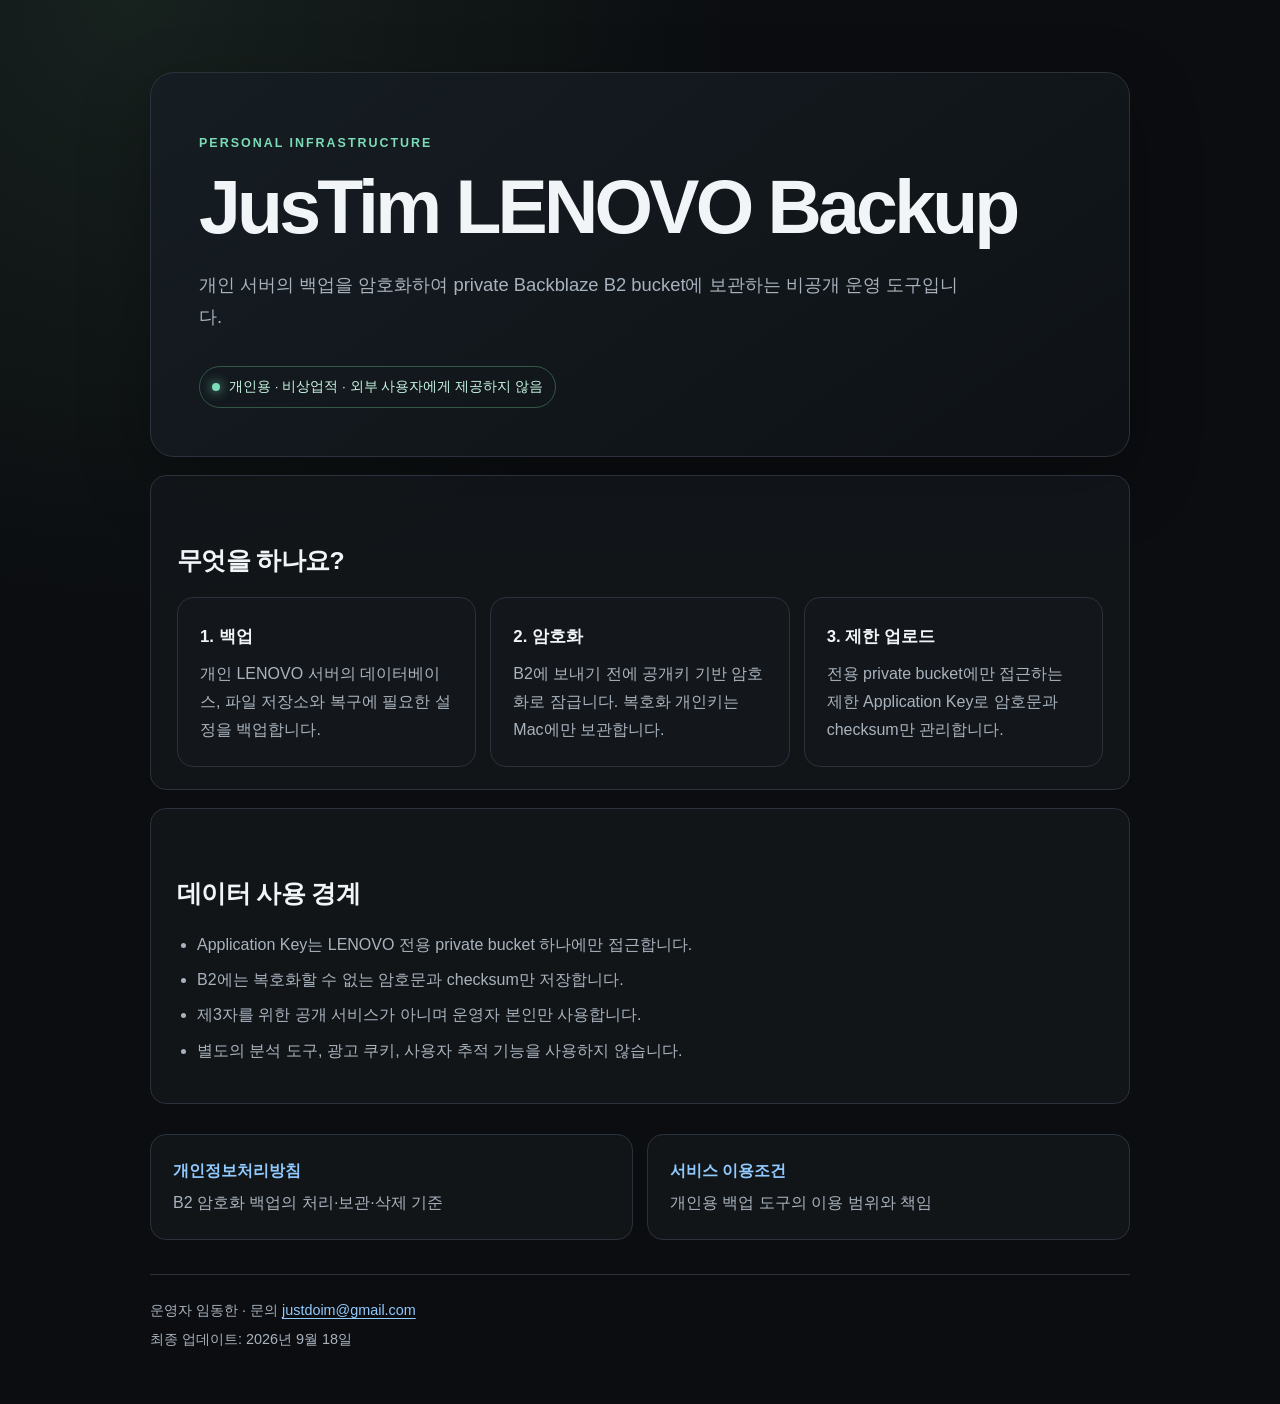
<file: index.html>
<!doctype html>
<html lang="ko">
<head>
  <meta charset="utf-8">
  <meta name="viewport" content="width=device-width, initial-scale=1">
  <meta name="description" content="JusTim LENOVO Backup은 개인 서버 백업을 암호화해 private Backblaze B2 bucket에 저장하는 개인용 도구입니다.">
  <title>JusTim LENOVO Backup</title>
  <link rel="stylesheet" href="assets/style.css">
</head>
<body>
  <main class="shell">
    <header class="hero">
      <p class="eyebrow">PERSONAL INFRASTRUCTURE</p>
      <h1>JusTim LENOVO Backup</h1>
      <p class="lead">개인 서버의 백업을 암호화하여 private Backblaze B2 bucket에 보관하는 비공개 운영 도구입니다.</p>
      <div class="status"><span aria-hidden="true"></span> 개인용 · 비상업적 · 외부 사용자에게 제공하지 않음</div>
    </header>

    <section aria-labelledby="purpose">
      <h2 id="purpose">무엇을 하나요?</h2>
      <div class="grid">
        <article><h3>1. 백업</h3><p>개인 LENOVO 서버의 데이터베이스, 파일 저장소와 복구에 필요한 설정을 백업합니다.</p></article>
        <article><h3>2. 암호화</h3><p>B2에 보내기 전에 공개키 기반 암호화로 잠급니다. 복호화 개인키는 Mac에만 보관합니다.</p></article>
        <article><h3>3. 제한 업로드</h3><p>전용 private bucket에만 접근하는 제한 Application Key로 암호문과 checksum만 관리합니다.</p></article>
      </div>
    </section>

    <section aria-labelledby="boundaries">
      <h2 id="boundaries">데이터 사용 경계</h2>
      <ul class="checks">
        <li>Application Key는 LENOVO 전용 private bucket 하나에만 접근합니다.</li>
        <li>B2에는 복호화할 수 없는 암호문과 checksum만 저장합니다.</li>
        <li>제3자를 위한 공개 서비스가 아니며 운영자 본인만 사용합니다.</li>
        <li>별도의 분석 도구, 광고 쿠키, 사용자 추적 기능을 사용하지 않습니다.</li>
      </ul>
    </section>

    <nav class="cards" aria-label="정책 문서">
      <a href="privacy/"><strong>개인정보처리방침</strong><span>B2 암호화 백업의 처리·보관·삭제 기준</span></a>
      <a href="terms/"><strong>서비스 이용조건</strong><span>개인용 백업 도구의 이용 범위와 책임</span></a>
    </nav>

    <footer>
      <p>운영자 임동한 · 문의 <a href="mailto:justdoim@gmail.com">justdoim@gmail.com</a></p>
      <p>최종 업데이트: 2026년 9월 18일</p>
    </footer>
  </main>
</body>
</html>
</file>
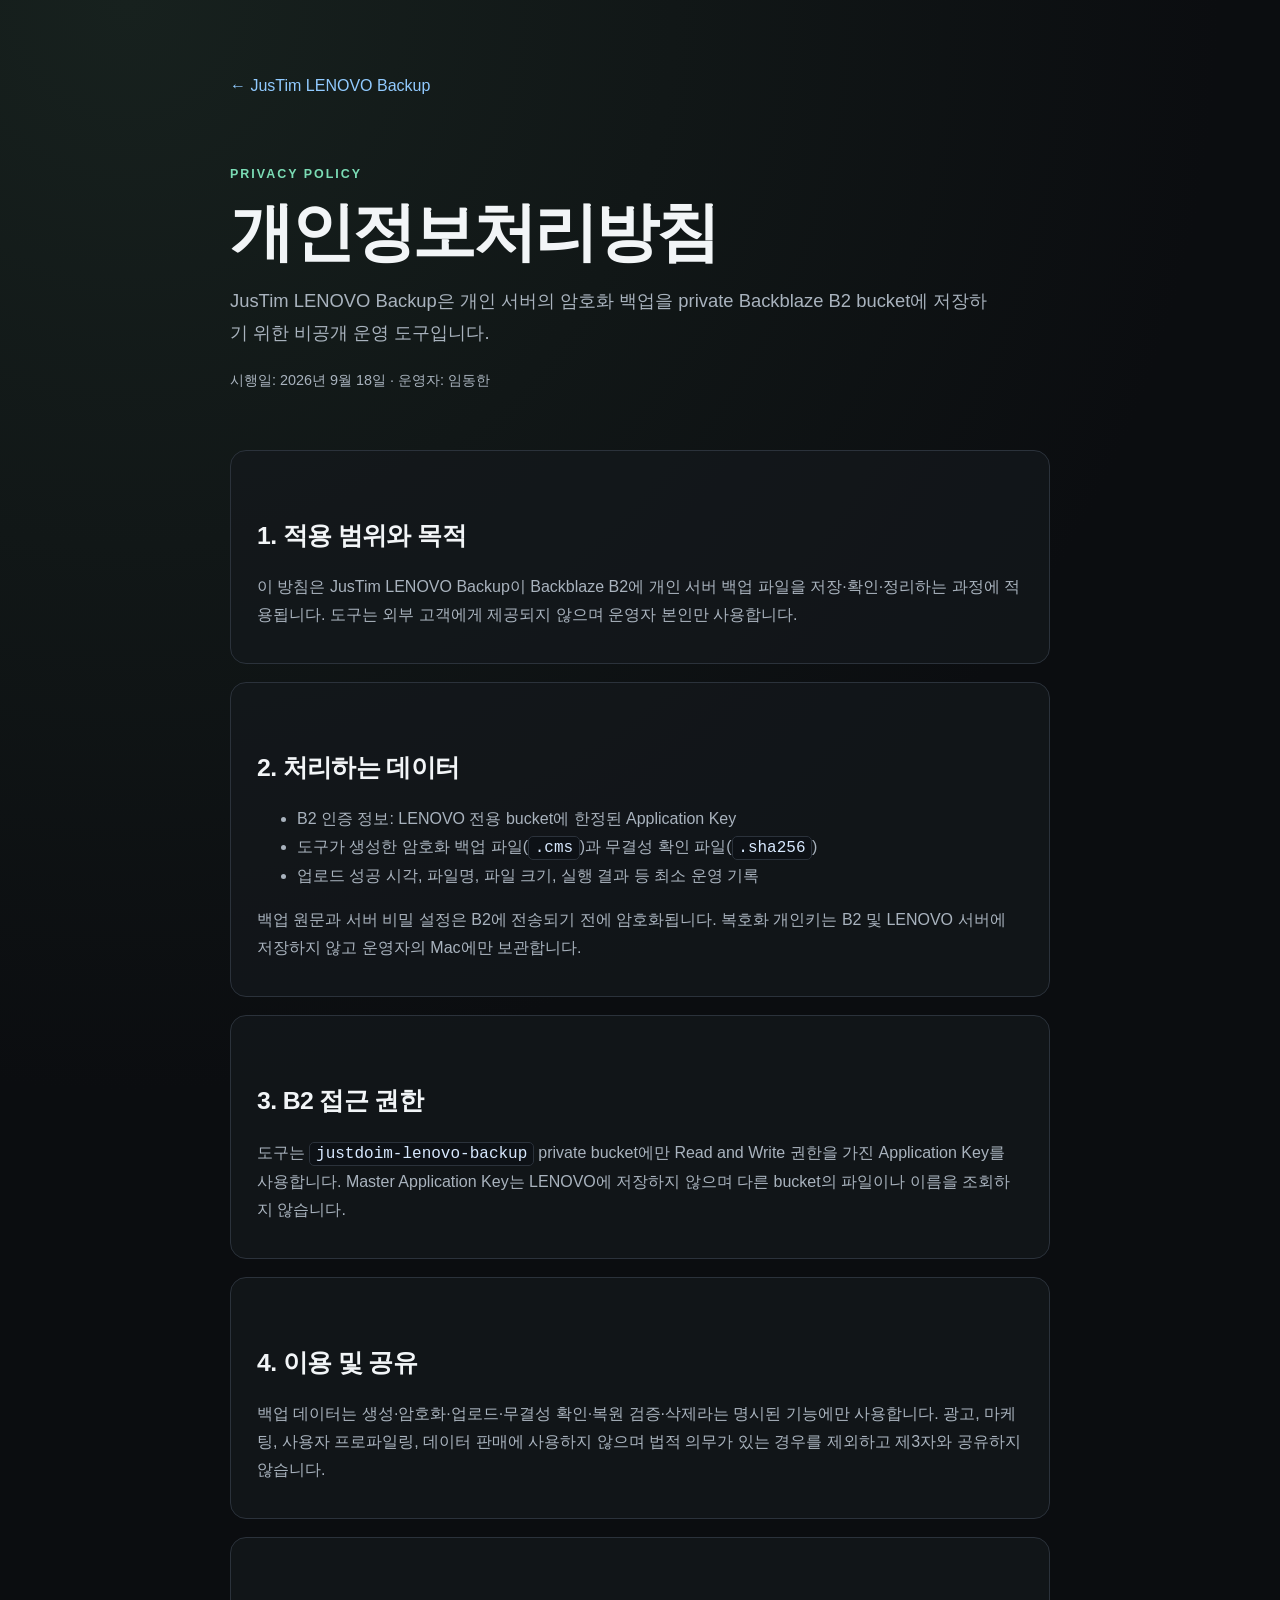
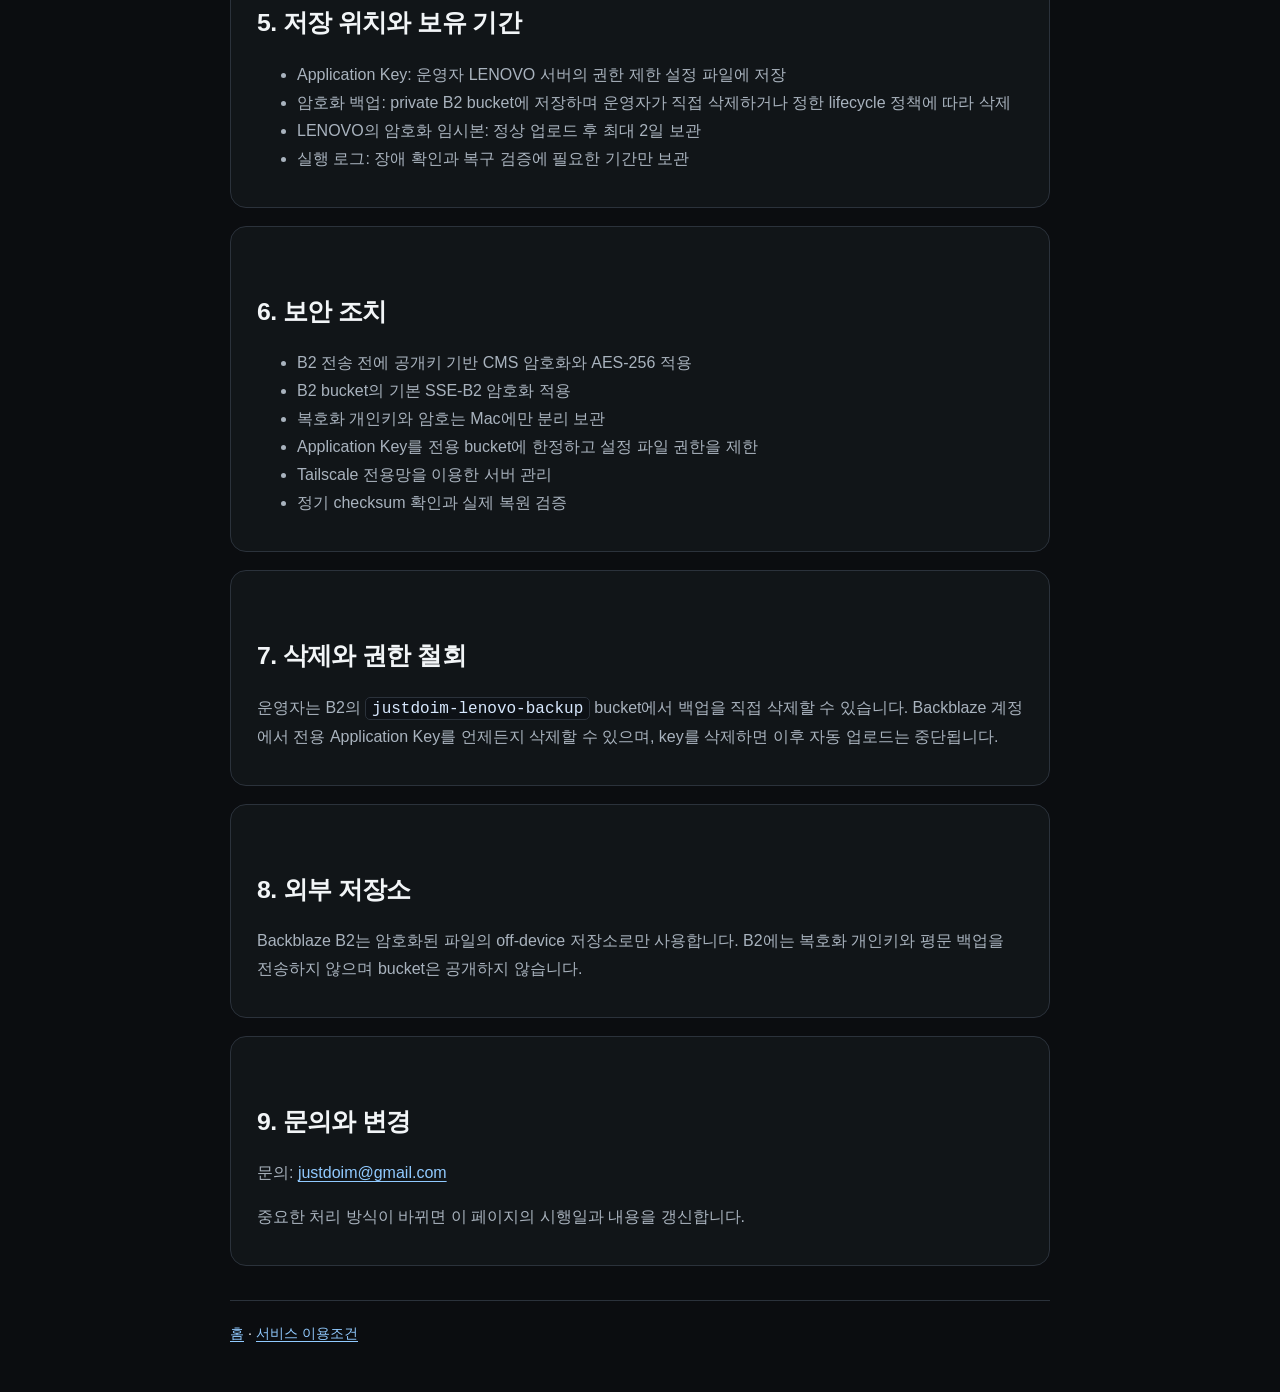
<file: privacy/index.html>
<!doctype html>
<html lang="ko">
<head>
  <meta charset="utf-8">
  <meta name="viewport" content="width=device-width, initial-scale=1">
  <meta name="description" content="JusTim LENOVO Backup 개인정보처리방침">
  <title>개인정보처리방침 | JusTim LENOVO Backup</title>
  <link rel="stylesheet" href="../assets/style.css">
</head>
<body>
  <main class="shell policy">
    <nav class="back"><a href="../">← JusTim LENOVO Backup</a></nav>
    <header>
      <p class="eyebrow">PRIVACY POLICY</p>
      <h1>개인정보처리방침</h1>
      <p class="lead">JusTim LENOVO Backup은 개인 서버의 암호화 백업을 private Backblaze B2 bucket에 저장하기 위한 비공개 운영 도구입니다.</p>
      <p class="meta">시행일: 2026년 9월 18일 · 운영자: 임동한</p>
    </header>

    <section><h2>1. 적용 범위와 목적</h2><p>이 방침은 JusTim LENOVO Backup이 Backblaze B2에 개인 서버 백업 파일을 저장·확인·정리하는 과정에 적용됩니다. 도구는 외부 고객에게 제공되지 않으며 운영자 본인만 사용합니다.</p></section>

    <section><h2>2. 처리하는 데이터</h2><ul><li>B2 인증 정보: LENOVO 전용 bucket에 한정된 Application Key</li><li>도구가 생성한 암호화 백업 파일(<code>.cms</code>)과 무결성 확인 파일(<code>.sha256</code>)</li><li>업로드 성공 시각, 파일명, 파일 크기, 실행 결과 등 최소 운영 기록</li></ul><p>백업 원문과 서버 비밀 설정은 B2에 전송되기 전에 암호화됩니다. 복호화 개인키는 B2 및 LENOVO 서버에 저장하지 않고 운영자의 Mac에만 보관합니다.</p></section>

    <section><h2>3. B2 접근 권한</h2><p>도구는 <code>justdoim-lenovo-backup</code> private bucket에만 Read and Write 권한을 가진 Application Key를 사용합니다. Master Application Key는 LENOVO에 저장하지 않으며 다른 bucket의 파일이나 이름을 조회하지 않습니다.</p></section>

    <section><h2>4. 이용 및 공유</h2><p>백업 데이터는 생성·암호화·업로드·무결성 확인·복원 검증·삭제라는 명시된 기능에만 사용합니다. 광고, 마케팅, 사용자 프로파일링, 데이터 판매에 사용하지 않으며 법적 의무가 있는 경우를 제외하고 제3자와 공유하지 않습니다.</p></section>

    <section><h2>5. 저장 위치와 보유 기간</h2><ul><li>Application Key: 운영자 LENOVO 서버의 권한 제한 설정 파일에 저장</li><li>암호화 백업: private B2 bucket에 저장하며 운영자가 직접 삭제하거나 정한 lifecycle 정책에 따라 삭제</li><li>LENOVO의 암호화 임시본: 정상 업로드 후 최대 2일 보관</li><li>실행 로그: 장애 확인과 복구 검증에 필요한 기간만 보관</li></ul></section>

    <section><h2>6. 보안 조치</h2><ul><li>B2 전송 전에 공개키 기반 CMS 암호화와 AES-256 적용</li><li>B2 bucket의 기본 SSE-B2 암호화 적용</li><li>복호화 개인키와 암호는 Mac에만 분리 보관</li><li>Application Key를 전용 bucket에 한정하고 설정 파일 권한을 제한</li><li>Tailscale 전용망을 이용한 서버 관리</li><li>정기 checksum 확인과 실제 복원 검증</li></ul></section>

    <section><h2>7. 삭제와 권한 철회</h2><p>운영자는 B2의 <code>justdoim-lenovo-backup</code> bucket에서 백업을 직접 삭제할 수 있습니다. Backblaze 계정에서 전용 Application Key를 언제든지 삭제할 수 있으며, key를 삭제하면 이후 자동 업로드는 중단됩니다.</p></section>

    <section><h2>8. 외부 저장소</h2><p>Backblaze B2는 암호화된 파일의 off-device 저장소로만 사용합니다. B2에는 복호화 개인키와 평문 백업을 전송하지 않으며 bucket은 공개하지 않습니다.</p></section>

    <section><h2>9. 문의와 변경</h2><p>문의: <a href="mailto:justdoim@gmail.com">justdoim@gmail.com</a></p><p>중요한 처리 방식이 바뀌면 이 페이지의 시행일과 내용을 갱신합니다.</p></section>

    <footer><a href="../">홈</a> · <a href="../terms/">서비스 이용조건</a></footer>
  </main>
</body>
</html>
</file>
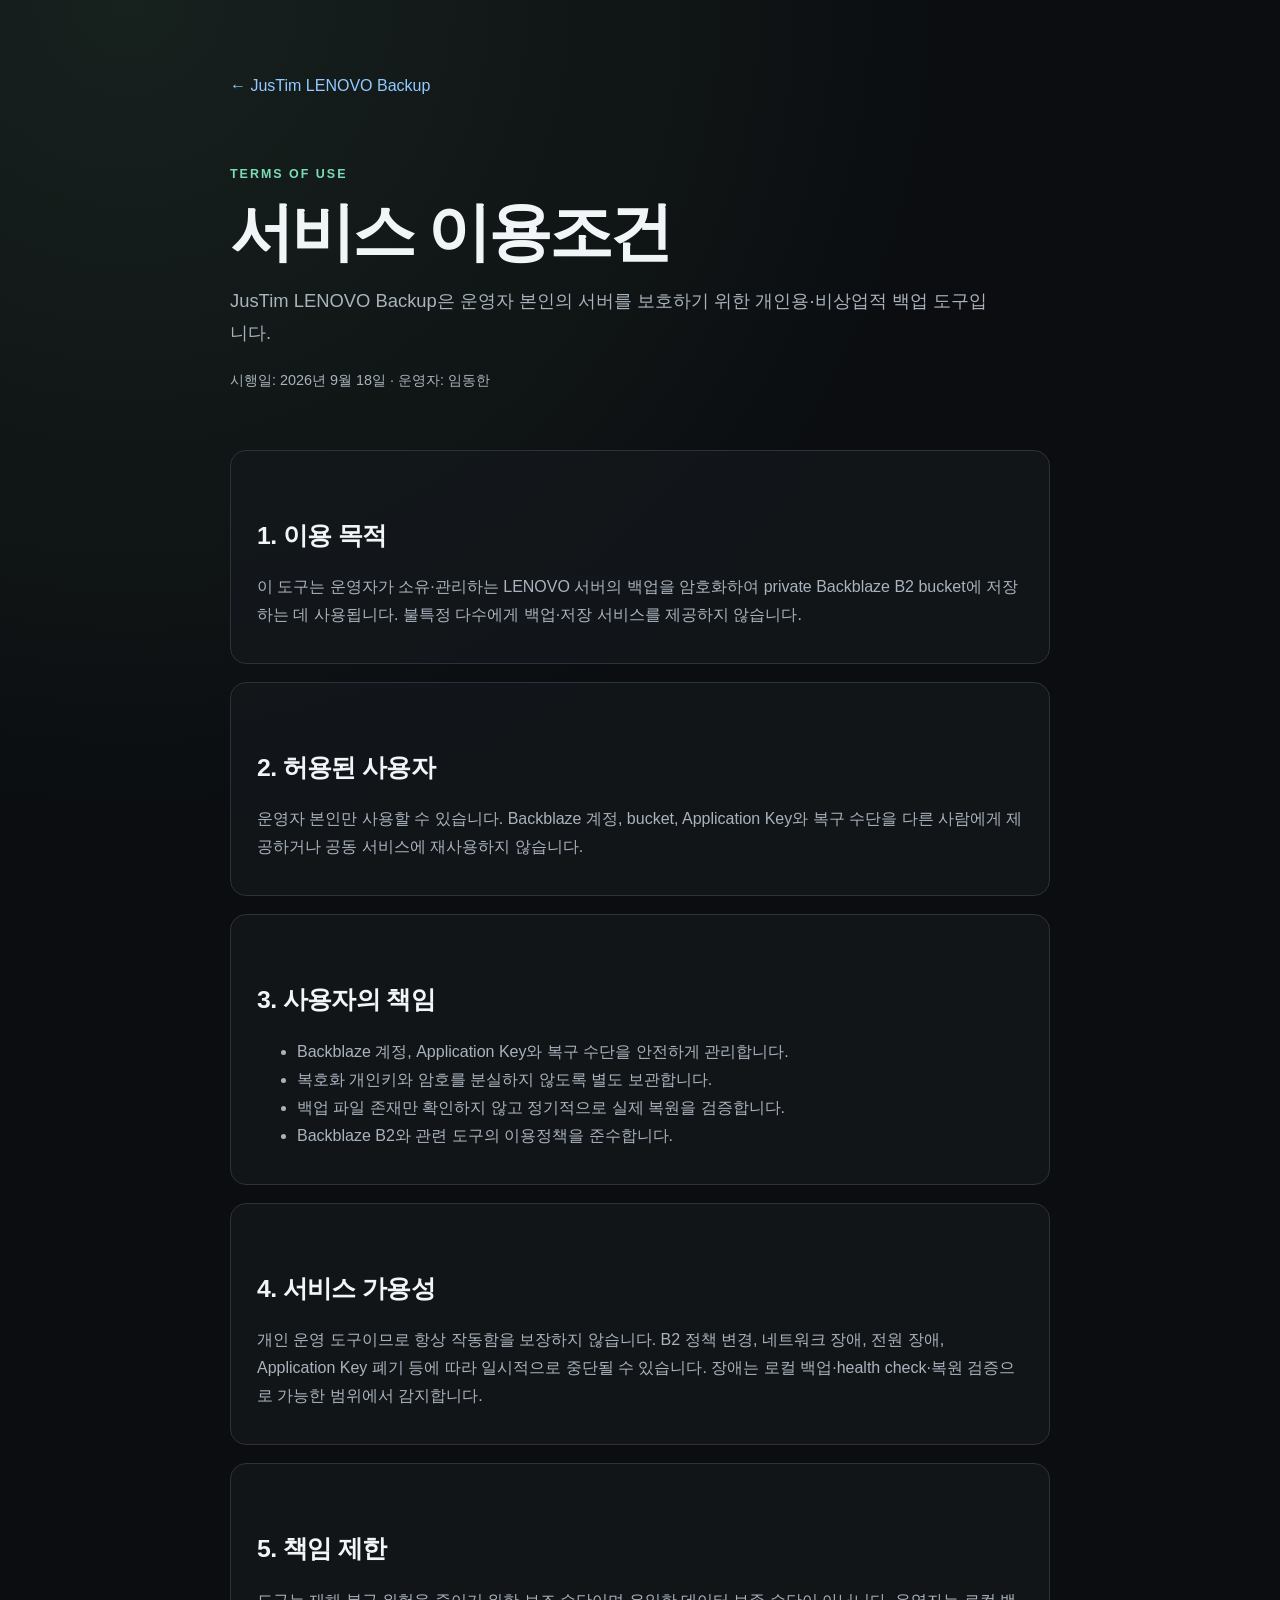
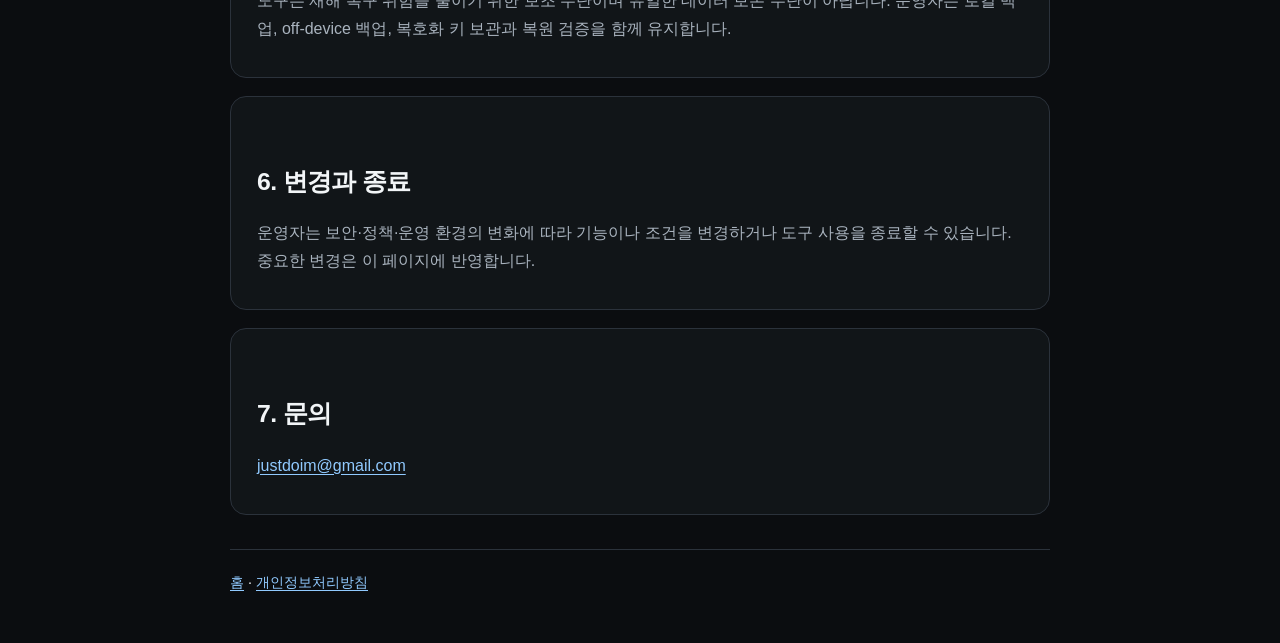
<file: terms/index.html>
<!doctype html>
<html lang="ko">
<head>
  <meta charset="utf-8">
  <meta name="viewport" content="width=device-width, initial-scale=1">
  <meta name="description" content="JusTim LENOVO Backup 서비스 이용조건">
  <title>서비스 이용조건 | JusTim LENOVO Backup</title>
  <link rel="stylesheet" href="../assets/style.css">
</head>
<body>
  <main class="shell policy">
    <nav class="back"><a href="../">← JusTim LENOVO Backup</a></nav>
    <header>
      <p class="eyebrow">TERMS OF USE</p>
      <h1>서비스 이용조건</h1>
      <p class="lead">JusTim LENOVO Backup은 운영자 본인의 서버를 보호하기 위한 개인용·비상업적 백업 도구입니다.</p>
      <p class="meta">시행일: 2026년 9월 18일 · 운영자: 임동한</p>
    </header>

    <section><h2>1. 이용 목적</h2><p>이 도구는 운영자가 소유·관리하는 LENOVO 서버의 백업을 암호화하여 private Backblaze B2 bucket에 저장하는 데 사용됩니다. 불특정 다수에게 백업·저장 서비스를 제공하지 않습니다.</p></section>

    <section><h2>2. 허용된 사용자</h2><p>운영자 본인만 사용할 수 있습니다. Backblaze 계정, bucket, Application Key와 복구 수단을 다른 사람에게 제공하거나 공동 서비스에 재사용하지 않습니다.</p></section>

    <section><h2>3. 사용자의 책임</h2><ul><li>Backblaze 계정, Application Key와 복구 수단을 안전하게 관리합니다.</li><li>복호화 개인키와 암호를 분실하지 않도록 별도 보관합니다.</li><li>백업 파일 존재만 확인하지 않고 정기적으로 실제 복원을 검증합니다.</li><li>Backblaze B2와 관련 도구의 이용정책을 준수합니다.</li></ul></section>

    <section><h2>4. 서비스 가용성</h2><p>개인 운영 도구이므로 항상 작동함을 보장하지 않습니다. B2 정책 변경, 네트워크 장애, 전원 장애, Application Key 폐기 등에 따라 일시적으로 중단될 수 있습니다. 장애는 로컬 백업·health check·복원 검증으로 가능한 범위에서 감지합니다.</p></section>

    <section><h2>5. 책임 제한</h2><p>도구는 재해 복구 위험을 줄이기 위한 보조 수단이며 유일한 데이터 보존 수단이 아닙니다. 운영자는 로컬 백업, off-device 백업, 복호화 키 보관과 복원 검증을 함께 유지합니다.</p></section>

    <section><h2>6. 변경과 종료</h2><p>운영자는 보안·정책·운영 환경의 변화에 따라 기능이나 조건을 변경하거나 도구 사용을 종료할 수 있습니다. 중요한 변경은 이 페이지에 반영합니다.</p></section>

    <section><h2>7. 문의</h2><p><a href="mailto:justdoim@gmail.com">justdoim@gmail.com</a></p></section>

    <footer><a href="../">홈</a> · <a href="../privacy/">개인정보처리방침</a></footer>
  </main>
</body>
</html>
</file>
<file: assets/style.css>
:root{color-scheme:dark;--bg:#0b0d10;--panel:#14181d;--line:#2b323b;--text:#f2f5f7;--muted:#a9b3be;--accent:#7bdcb5;--link:#91caff}*{box-sizing:border-box}body{margin:0;background:radial-gradient(circle at 10% 0,#17211e 0,transparent 34%),var(--bg);color:var(--text);font:16px/1.75 -apple-system,BlinkMacSystemFont,"Pretendard","Noto Sans KR",sans-serif}.shell{width:min(980px,calc(100% - 40px));margin:0 auto;padding:72px 0 48px}.hero{padding:48px;border:1px solid var(--line);border-radius:24px;background:linear-gradient(145deg,rgba(22,29,35,.96),rgba(14,18,22,.96));box-shadow:0 24px 70px rgba(0,0,0,.28)}h1{margin:.15em 0 .3em;font-size:clamp(2.25rem,6vw,4.7rem);line-height:1.05;letter-spacing:-.05em}h2{margin:2.3em 0 .6em;font-size:1.55rem;letter-spacing:-.025em}h3{margin:.1em 0 .5em;font-size:1.05rem}p,li{color:var(--muted)}a{color:var(--link);text-underline-offset:3px}.eyebrow{color:var(--accent);font-weight:750;font-size:.78rem;letter-spacing:.16em}.lead{max-width:760px;font-size:1.15rem}.status{display:inline-flex;align-items:center;gap:9px;margin-top:14px;padding:8px 12px;border:1px solid #315746;border-radius:999px;color:#c8f6e1;font-size:.85rem}.status span{width:8px;height:8px;border-radius:50%;background:var(--accent);box-shadow:0 0 12px var(--accent)}.grid{display:grid;grid-template-columns:repeat(3,1fr);gap:14px}.grid article,.cards a,section{border:1px solid var(--line);border-radius:16px;background:rgba(20,24,29,.72)}section{padding:6px 26px 22px;margin:18px 0}.grid article{padding:22px}.grid article p{margin:0}.checks{padding-left:1.25rem}.checks li{margin:.45em 0}.cards{display:grid;grid-template-columns:1fr 1fr;gap:14px;margin:30px 0}.cards a{display:flex;flex-direction:column;padding:22px;text-decoration:none}.cards span{color:var(--muted);margin-top:4px}.policy{max-width:820px}.policy header{padding:20px 0 24px}.policy h1{font-size:clamp(2.2rem,6vw,4rem)}.policy section{padding:6px 26px 18px}.policy .meta{font-size:.9rem}.back{margin-bottom:32px}.back a{text-decoration:none}code{padding:.12em .35em;border:1px solid var(--line);border-radius:5px;background:#0d1116;color:#d8e9ff}footer{margin-top:34px;padding-top:20px;border-top:1px solid var(--line);font-size:.9rem}footer p{margin:.25em 0}@media(max-width:720px){.shell{width:min(100% - 24px,980px);padding-top:24px}.hero{padding:28px 22px}.grid,.cards{grid-template-columns:1fr}section,.policy section{padding-left:20px;padding-right:20px}}
</file>
